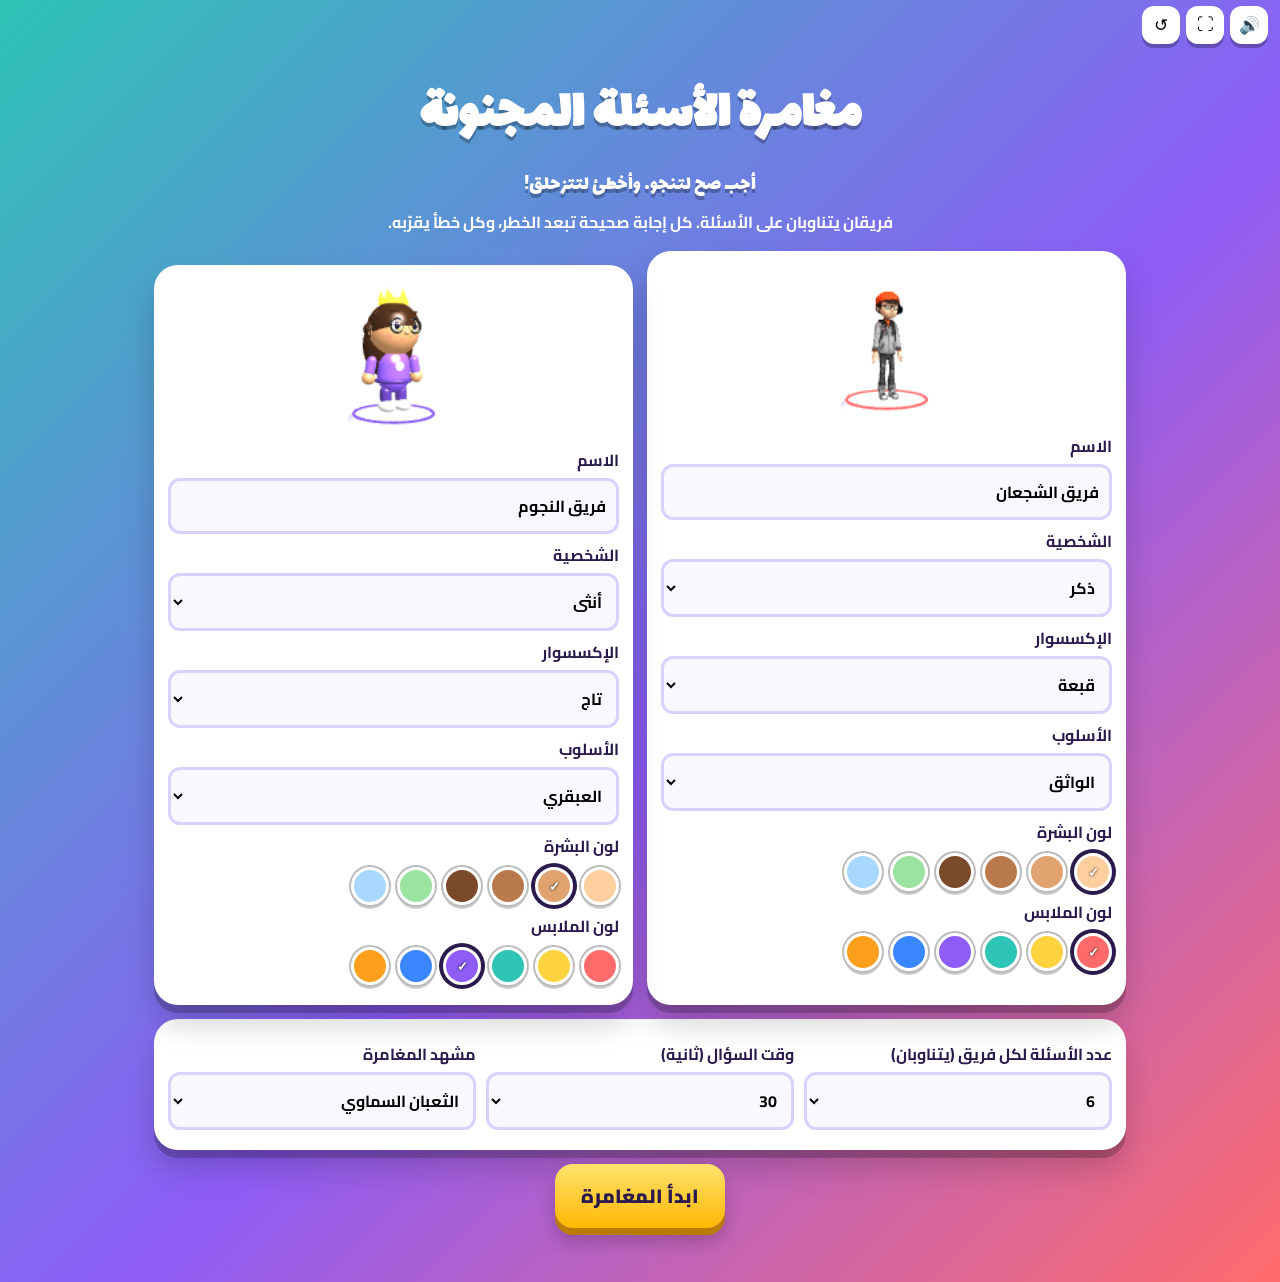
<file: lesson-1/index.html>
<!DOCTYPE html>
<html lang="ar" dir="rtl">
<head>
<meta charset="utf-8">
<meta name="viewport" content="width=device-width, initial-scale=1">
<title>مغامرة الأسئلة</title>
<link rel="preconnect" href="https://fonts.googleapis.com">
<link href="https://fonts.googleapis.com/css2?family=Cairo:wght@500;700;900&family=Lalezar&display=swap" rel="stylesheet">
<link rel="stylesheet" href="style.css">
</head>
<body>
<header class="bar">
  <button id="bSound" class="mini" aria-label="الصوت">🔊</button>
  <button id="bFull" class="mini" aria-label="ملء الشاشة">⛶</button>
  <button id="bReset" class="mini" aria-label="إعادة اللعبة">↺</button>
</header>
<main>
<section id="s-start" class="screen">
  <h1 id="title"></h1><h2 id="subtitle"></h2><p id="desc"></p>
  <div id="setup" class="duo"></div>
  <div class="card opts">
    <label>عدد الأسئلة لكل فريق (يتناوبان) <select id="oCount"></select></label>
    <label>وقت السؤال (ثانية) <select id="oTime"></select></label>
    <label>مشهد المغامرة <select id="oScene"></select></label>
  </div>
  <button id="bStart" class="big">ابدأ المغامرة</button>
</section>

<div id="game" hidden>
  <div class="world" id="world">
    <canvas id="w3d" class="c3d" role="img" aria-label="عالم المغامرة ثلاثي الأبعاد"></canvas>
    <div id="hud" class="hud"></div>
    <p id="nowebgl" class="nogl" hidden>🎮 المشهد ثلاثي الأبعاد غير مدعوم في هذا الجهاز، لكن اللعبة تعمل بشكل كامل.</p>
  </div>
  <div class="panel">
<section id="s-play" class="screen" hidden>
  <div class="card q">
    <div class="row"><b id="qTurn"></b><span id="qCat" class="tag"></span><span id="qPts" class="tag"></span><span id="qTime" class="timer" role="timer">0</span></div>
    <p id="qText"></p>
    <div id="qOpts" class="opts4"></div>
    <div id="jk" class="row"></div>
    <div id="qAns" class="ans" hidden></div>
    <p id="qMsg" class="msg" aria-live="polite"></p>
    <div class="row" id="judge">
      <button id="bOk" class="big ok">✔ إجابة صحيحة</button>
      <button id="bNo" class="big no">✖ إجابة خاطئة</button>
    </div>
    <button id="bNext" class="big" hidden>التالي</button>
  </div>
</section>

<section id="s-end" class="screen" hidden>
  <div class="card q endc">
    <h1 id="endTitle"></h1>
    <p id="endScore" class="msg"></p>
    <p id="endLose" class="msg"></p>
    <div class="row">
      <button id="bSkip" class="big alt">تخطي المشهد</button>
      <button id="bAgain" class="big">إعادة اللعب</button>
      <button id="bNew" class="big alt">لعبة جديدة</button>
    </div>
  </div>
</section>
  </div>
</div>
</main>
<script src="config.js"></script>
<script src="vendor/three.min.js"></script>
<script src="vendor/GLTFLoader.js"></script>
<script src="vendor/SkeletonUtils.js"></script>
<script src="stage3d.js"></script>
<script src="char3d.js"></script>
<script src="world3d.js"></script>
<script src="game.js"></script>
</body>
</html>
</file>
<file: lesson-1/style.css>
:root{--bg:#6a5cf7;--card:#fff;--ink:#2b1b4d;--accent:#ffd23f;--ok:#12b76a;--no:#f04438}
*{box-sizing:border-box}
body{margin:0;min-height:100vh;font-family:Cairo,Tahoma,sans-serif;color:var(--ink);background:var(--bg) fixed}
h1,h2{font-family:Lalezar,Cairo,sans-serif;margin:.2em 0;text-align:center;color:#fff;text-shadow:0 4px 0 rgba(0,0,0,.25)}
h1{font-size:clamp(2rem,6vw,3.4rem)}h2{font-size:1.3rem;font-weight:400}
p{margin:.4em 0}#desc{text-align:center;color:#fff;font-weight:700}
main{max-width:1000px;margin:auto;padding:12px 14px 40px}
.bar{display:flex;gap:8px;justify-content:flex-start;padding:10px 14px}
.mini{width:46px;height:46px;border:0;border-radius:14px;font-size:1.3rem;cursor:pointer;background:#fff;box-shadow:0 5px 0 rgba(0,0,0,.25)}
.screen[hidden],[hidden]{display:none!important}
.duo{display:grid;grid-template-columns:1fr 1fr;gap:14px;margin:14px 0}
@media(max-width:640px){.duo{grid-template-columns:1fr}}
.card{background:var(--card);border-radius:24px;padding:14px;box-shadow:0 8px 0 rgba(0,0,0,.2),0 18px 30px rgba(0,0,0,.18)}
.card label{display:flex;flex-direction:column;gap:3px;font-weight:700;margin:6px 0}
input,select{font:inherit;padding:10px;border-radius:12px;border:3px solid #d9d2ff;background:#faf8ff}
input:focus-visible,select:focus-visible,button:focus-visible{outline:4px solid var(--accent);outline-offset:2px}
.opts{display:grid;grid-template-columns:repeat(auto-fit,minmax(180px,1fr));gap:10px}
.pv svg{width:110px;display:block;margin:0 auto}
.sw{display:flex;gap:8px;flex-wrap:wrap;margin:6px 0}
.sw button{width:38px;height:38px;border-radius:50%;border:3px solid #fff;box-shadow:0 0 0 2px #bbb,0 4px 0 rgba(0,0,0,.2);cursor:pointer}
.sw button[aria-pressed=true]{box-shadow:0 0 0 4px var(--ink)}
.sw button[aria-pressed=true]::after{content:"✓";color:#fff;font-weight:900;text-shadow:0 0 3px #000}
.big{font:900 1.2rem Cairo,sans-serif;padding:14px 26px;border:0;border-radius:18px;color:var(--ink);background:linear-gradient(#ffe36e,#ffb703);box-shadow:0 7px 0 #b97b00,0 14px 18px rgba(0,0,0,.2);cursor:pointer;display:block;margin:14px auto;transition:transform .12s,box-shadow .12s}
.big:active{transform:translateY(5px);box-shadow:0 2px 0 #b97b00}
.big.ok{background:linear-gradient(#5be39a,var(--ok));box-shadow:0 7px 0 #0a7a47;color:#fff}
.big.no{background:linear-gradient(#ff8a80,var(--no));box-shadow:0 7px 0 #a8271d;color:#fff}
.big.alt{background:linear-gradient(#fff,#d9d2ff);box-shadow:0 7px 0 #8b7fd0}
.row{display:flex;gap:10px;align-items:center;justify-content:center;flex-wrap:wrap}
.tag{background:#efeaff;border-radius:99px;padding:3px 12px;font-weight:700}
.timer{font:2rem Lalezar,sans-serif;min-width:56px;text-align:center;background:var(--ink);color:var(--accent);border-radius:14px;padding:0 10px}
.timer.low{background:var(--no);color:#fff}
#qText{font-size:clamp(1.3rem,3.5vw,1.9rem);font-weight:900;text-align:center;margin:12px 0}
.ans{background:#e8fff3;border:3px dashed var(--ok);border-radius:16px;padding:10px;text-align:center;font-weight:700}
.msg{text-align:center;font-weight:900;min-height:1.6em;color:var(--ink)}#endScore{color:#fff;font-size:1.3rem}
.pl{padding-bottom:10px}.pl.on{outline:6px solid var(--accent);outline-offset:3px}
.pl .head{display:flex;justify-content:space-between;font-weight:900;font-size:1.1rem}
.meter{height:18px;background:#e7e2ff;border-radius:99px;overflow:hidden;margin:6px 0;border:2px solid var(--ink)}
.meter i{display:block;height:100%;background:repeating-linear-gradient(45deg,var(--ok) 0 10px,#5be39a 10px 20px);transition:width .8s}
.st{font-weight:700;text-align:center}
.stage{--d:.5;position:relative;height:210px;overflow:hidden;border-radius:20px;direction:ltr;background:linear-gradient(#8fe3ff,#e9fbff 70%);box-shadow:inset 0 -10px 20px rgba(0,0,0,.12)}
.char{position:absolute;left:calc(50% - 45px);bottom:36px;width:90px;transition:transform .8s;transform:rotate(calc(var(--d)*-7deg));animation:bob 2s ease-in-out infinite;filter:drop-shadow(0 8px 4px rgba(0,0,0,.25))}
.char svg{width:100%;display:block}
.stage.hi .char{animation:shake .35s infinite}
.ground{position:absolute;bottom:0;left:0;right:0;height:38px;background:linear-gradient(#ffd98a,#d49a3a);border-top:5px solid #b97b00}
.slime,.hazard,.shield{display:none;position:absolute}
.scene-slime .ground{bottom:44px;height:14px;left:12%;right:12%;border-radius:8px;border:0;background:repeating-linear-gradient(90deg,#c98a3d 0 24px,#a86f2d 24px 28px)}
.scene-slime .char{bottom:58px}
.scene-slime .slime{display:block;left:0;right:0;bottom:0;height:calc(34px + var(--d)*60px);background:linear-gradient(#b6f23c,#5fa800);border-radius:40% 40% 0 0/14px 14px 0 0;transition:height .8s;box-shadow:0 -6px 12px rgba(120,200,0,.5)}
.scene-rock .hazard,.scene-snake .hazard{display:block;font-size:56px;bottom:34px;right:calc(-18% + var(--d)*48%);transition:right .8s;line-height:1;animation:bob 1.2s infinite}
.shield{inset:20px calc(50% - 60px) 30px;border-radius:50%;background:radial-gradient(rgba(255,255,255,.1),rgba(255,230,100,.55));box-shadow:0 0 30px 8px #ffe36e;opacity:0;transition:opacity .6s}
.stage.safe .shield{display:block;opacity:1}
.stage.win .char{animation:jump .7s infinite;transform:none}
.stage.lose .char{transform:translateY(38px) rotate(25deg);animation:none}
.stage.lose::after{content:"🛏️🛏️🛏️";position:absolute;bottom:4px;left:0;right:0;text-align:center;font-size:2.4rem}
.stage.win::before{content:"✨";position:absolute;top:8px;left:12%;font-size:2.4rem}
.stage.win .ground{background:linear-gradient(#fff3a8,#ffd23f);box-shadow:0 0 25px #fff3a8}
#confetti{position:fixed;inset:0;pointer-events:none;overflow:hidden}
#confetti i{position:absolute;top:-20px;width:10px;height:16px;animation:fall linear forwards}
@keyframes bob{50%{translate:0 -5px}}
@keyframes shake{25%{translate:-3px 0}75%{translate:3px 0}}
@keyframes jump{50%{translate:0 -22px}}
@keyframes fall{to{transform:translateY(110vh) rotate(720deg)}}
@media(prefers-reduced-motion:reduce),.still{}
@media(prefers-reduced-motion:reduce){*{animation:none!important;transition:none!important}#confetti{display:none}}
body.still *{animation:none!important}body.still #confetti{display:none}
/* ===== أسئلة وجواكر ===== */
.opts4{display:grid;grid-template-columns:1fr 1fr;gap:10px}
@media(max-width:520px){.opts4{grid-template-columns:1fr}}
.opt{font:700 1.15rem Cairo,sans-serif;padding:14px;border-radius:16px;border:3px solid var(--ink);background:#fff;color:var(--ink);cursor:pointer;box-shadow:0 5px 0 rgba(0,0,0,.25)}
.opt:active:not(:disabled){transform:translateY(4px);box-shadow:0 1px 0 rgba(0,0,0,.25)}
.opt:disabled{opacity:.6;cursor:default}.opt.right{background:#c9f7de;opacity:1}.opt.bad{background:#ffd9d6;text-decoration:line-through}
.jkb{font:700 1rem Cairo,sans-serif;padding:8px 14px;border-radius:99px;border:0;background:linear-gradient(#ffe36e,#ffb703);box-shadow:0 4px 0 #b97b00;cursor:pointer;color:var(--ink)}
.jkb:disabled{opacity:.4;cursor:default}
/* ===== مشهد أكثر واقعية ===== */
.stage{perspective:600px}
.arm{transform-box:fill-box;transform-origin:50% 0}
.bridge,.wow,.flash,.ringb{display:none;position:absolute}
.scene-slime .ground{display:none}
.scene-slime .bridge{display:block;bottom:44px;left:8%;right:8%;height:16px;border-radius:6px;background:repeating-linear-gradient(90deg,#c98a3d 0 24px,#6b4318 24px 27px);box-shadow:0 6px 0 #5a3812;transform:rotate(calc(var(--d)*-3deg));transform-origin:15% 50%;transition:transform .8s}
.scene-slime .bridge::before{content:"";position:absolute;left:0;right:0;top:-34px;height:4px;background:#6b4318;box-shadow:0 34px 0 -1px #6b4318}
.slime b{position:absolute;top:-6px;width:14px;height:14px;border-radius:50%;background:#d7ff7a;animation:bub 1.6s infinite}
.slime b:nth-child(1){left:15%}.slime b:nth-child(2){left:50%;animation-delay:.5s}.slime b:nth-child(3){left:80%;animation-delay:1s}
.flash{inset:0;background:radial-gradient(transparent 35%,rgba(255,0,0,.6));pointer-events:none}
.wow{top:10px;left:calc(50% + 24px);font-size:2.2rem}
.ringb{bottom:34px;left:calc(50% - 32px);font-size:64px;line-height:1;z-index:3}
.stage.ring .ringb{display:block;animation:bob 2s infinite}.stage.ring .char{bottom:30px;z-index:2}
.stage.alarm{animation:quake .1s infinite}
.stage.alarm .flash{display:block;animation:blink .35s infinite}.stage.alarm .wow{display:block;animation:bob .3s infinite}
.stage.alarm .char{animation:flail .22s infinite;transform-origin:50% 100%}
.stage.alarm .arm.l{animation:armL .18s infinite}.stage.alarm .arm.r{animation:armR .18s infinite}
.stage.alarm .bridge{animation:creak .2s infinite}
.stage.alarm .slime{height:calc(62px + var(--d)*60px)}
.stage.alarm .hazard{right:calc(-8% + var(--d)*48%)}
.stage.fall .char{transition:transform 1s cubic-bezier(.6,0,1,.7),opacity .4s .6s;transform:translateY(140px) rotate(220deg);opacity:0;animation:none}
.stage.fall .slime{height:calc(100px + var(--d)*40px)}
@keyframes quake{25%{transform:translate(-2px,1px)}75%{transform:translate(2px,-1px)}}
@keyframes blink{50%{opacity:.25}}
@keyframes flail{0%,100%{transform:rotate(-20deg) translateX(-8px)}50%{transform:rotate(16deg) translateX(10px)}}
@keyframes armL{0%,100%{transform:rotate(-80deg)}50%{transform:rotate(25deg)}}
@keyframes armR{0%,100%{transform:rotate(80deg)}50%{transform:rotate(-25deg)}}
@keyframes creak{50%{transform:rotate(calc(var(--d)*-3deg + 8deg))}}
@keyframes bub{50%{translate:0 -10px;opacity:.5}}
/* ===== المحرّر ===== */
.card h2,details summary{color:var(--ink);text-shadow:none;font-family:Lalezar,Cairo,sans-serif;font-size:1.5rem;text-align:start;cursor:pointer}
.fg{display:grid;grid-template-columns:repeat(auto-fit,minmax(220px,1fr));gap:8px;margin-top:8px}
textarea{font:inherit;padding:10px;border-radius:12px;border:3px solid #d9d2ff;background:#faf8ff;width:100%}
input[type=color]{height:44px;padding:2px;width:100%}input[type=checkbox]{width:28px;height:28px}
.qc{border:3px solid #e7e2ff;border-radius:16px;padding:10px;margin:10px 0;display:grid;gap:8px}
.qc .row input:not([type]),.qc .row input[type=text]{flex:1;min-width:120px}
.card+.card,details.card{margin-top:14px}

/* ===== ثلاثي الأبعاد ===== */
.s3{position:relative;height:210px;border-radius:20px;overflow:hidden;background:linear-gradient(#8fe3ff,#e9fbff 70%);box-shadow:inset 0 -10px 20px rgba(0,0,0,.12)}
.s3 .c3d{display:block;width:100%;height:100%}
.s3p{height:160px;background:none;box-shadow:none}

/* ===== تخطيط مضغوط: المجسّمات والسؤال والنتيجة في شاشة واحدة بلا تمرير قدر الإمكان ===== */
body{background-attachment:scroll!important;min-height:100vh;min-height:100dvh}
.bar{padding:6px 12px;gap:6px}
.mini{width:38px;height:38px;border-radius:12px;font-size:1.05rem;box-shadow:0 4px 0 rgba(0,0,0,.25)}
body[data-screen=play] main,body[data-screen=end] main{padding:0 10px 10px}
body[data-screen=play] #arena,body[data-screen=end] #endArena{grid-template-columns:1fr 1fr;gap:8px;margin:2px 0 8px}
body[data-screen=play] .pl,body[data-screen=end] .pl{padding:6px 8px 4px;border-radius:18px}
.pl.on{outline:4px solid var(--accent);outline-offset:2px}
.pl .head{font-size:.95rem}
.pl .meter{height:12px;margin:4px 0}
.pl .st{font-size:.82rem}
.s3{height:clamp(96px,23vh,200px)}
.s3p{height:160px}
@supports (height:1dvh){.s3{height:clamp(96px,23dvh,200px)}.s3p{height:160px}}
body[data-screen=play] .card.q{padding:10px 12px;border-radius:18px}
.card.q .row{gap:8px}
.tag{padding:2px 10px;font-size:.85rem}
.timer{font-size:1.6rem;min-width:48px}
#qText{font-size:clamp(1.05rem,2.6vw,1.5rem);margin:6px 0}
.opts4{gap:8px}
.opt{padding:9px 10px;font-size:1rem;border-radius:14px}
#jk{margin-top:14px;gap:8px}
.card.q .big{padding:9px 22px;font-size:1.05rem;margin:8px auto}
.card.q .msg{min-height:1.3em;margin:4px 0}
.ans{padding:6px 10px}
#s-end h1{font-size:clamp(1.5rem,4.5vw,2.4rem)}
#s-end .big{padding:9px 16px;font-size:1rem;margin:6px}
#endScore{font-size:1.1rem}
#s-end .row{gap:6px}
@media(max-height:700px){.s3{height:clamp(84px,20vh,150px)}#qText{font-size:1.05rem}.opt{padding:7px 8px}}
@supports (height:1dvh){@media(max-height:700px){.s3{height:clamp(84px,20dvh,150px)}}}
.pl .st{white-space:nowrap;overflow:hidden;text-overflow:ellipsis}
@media(max-width:520px){
  .opts4{grid-template-columns:1fr 1fr!important}
  .opt{font-size:.95rem;padding:8px 6px}
  #jk{gap:6px;flex-wrap:nowrap}
  .jkb{font-size:.8rem;padding:6px 8px}
  .s3{height:clamp(84px,19vh,190px)}
  .pl .head{font-size:.85rem}
}
@supports (height:1dvh){@media(max-width:520px){.s3{height:clamp(84px,19dvh,190px)}}}
.duo>*,.card.q,#jk,.row>*{min-width:0}
html,body{overflow-x:hidden}
#jk .jkb{flex:1 1 0;white-space:normal;line-height:1.15}
@media(max-width:520px){#jk .jkb{font-size:.76rem;padding:6px 4px}}
#endArena .st{white-space:normal}
#jk{align-items:stretch}

/* ===== العالم ثلاثي الأبعاد: عالم كبير + لوحة الأسئلة ===== */
#game{display:grid;grid-template-columns:minmax(0,1fr);gap:8px}
#game[hidden]{display:none}
.world{position:relative;height:clamp(230px,41vh,520px);border-radius:20px;overflow:hidden;background:#2a1260;box-shadow:0 8px 0 rgba(0,0,0,.25),0 18px 30px rgba(0,0,0,.2)}
@supports (height:1dvh){.world{height:clamp(230px,41dvh,520px)}}
.world canvas{display:block;width:100%;height:100%}
.hud{position:absolute;inset:8px 8px auto 8px;display:flex;justify-content:space-between;gap:8px;pointer-events:none}
.chip{flex:1;max-width:47%;min-width:0;background:rgba(18,8,48,.66);color:#fff;border-radius:14px;padding:5px 10px 7px;border:2px solid rgba(255,255,255,.14);transition:border-color .3s,box-shadow .3s}
.chip.on{border-color:var(--accent);box-shadow:0 0 16px var(--accent)}
.chip .cn{font-weight:900;font-size:.95rem;white-space:nowrap;overflow:hidden;text-overflow:ellipsis}
.chip .cp{font-weight:700;font-size:.9rem}
.chip .meter{height:9px;margin:4px 0 0;border:1px solid rgba(255,255,255,.5);background:rgba(255,255,255,.18)}
.nogl{position:absolute;inset:auto 10px 10px;margin:0;color:#fff;text-align:center;font-weight:700;text-shadow:0 2px 4px rgba(0,0,0,.5)}
.panel{min-width:0}
.endc{text-align:center}
.endc h1{color:var(--ink);text-shadow:none;font-size:clamp(1.4rem,4vw,2.2rem)}
.endc .msg{color:var(--ink);font-size:1.05rem;min-height:0}
@media (min-aspect-ratio:4/3) and (min-width:780px){
  #game{grid-template-columns:minmax(0,1.6fr) minmax(330px,1fr);align-items:center;gap:12px}
  .world{height:calc(100vh - 78px)}
  @supports (height:1dvh){.world{height:calc(100dvh - 78px)}}
}
@media(max-width:520px){.chip .cn{font-size:.85rem}.chip .cp{font-size:.8rem}}
body[data-screen=end] .chip.on{border-color:rgba(255,255,255,.14);box-shadow:none}

body[data-screen=play] main,body[data-screen=end] main{max-width:1500px}
@media(max-width:520px){.world{height:clamp(200px,35vh,420px)}}
@supports (height:1dvh){@media(max-width:520px){.world{height:clamp(200px,35dvh,420px)}}}
@media(max-width:520px) and (max-height:700px){.world{height:clamp(190px,34vh,380px)}}
@supports (height:1dvh){@media(max-width:520px) and (max-height:700px){.world{height:clamp(190px,34dvh,380px)}}}
</file>
